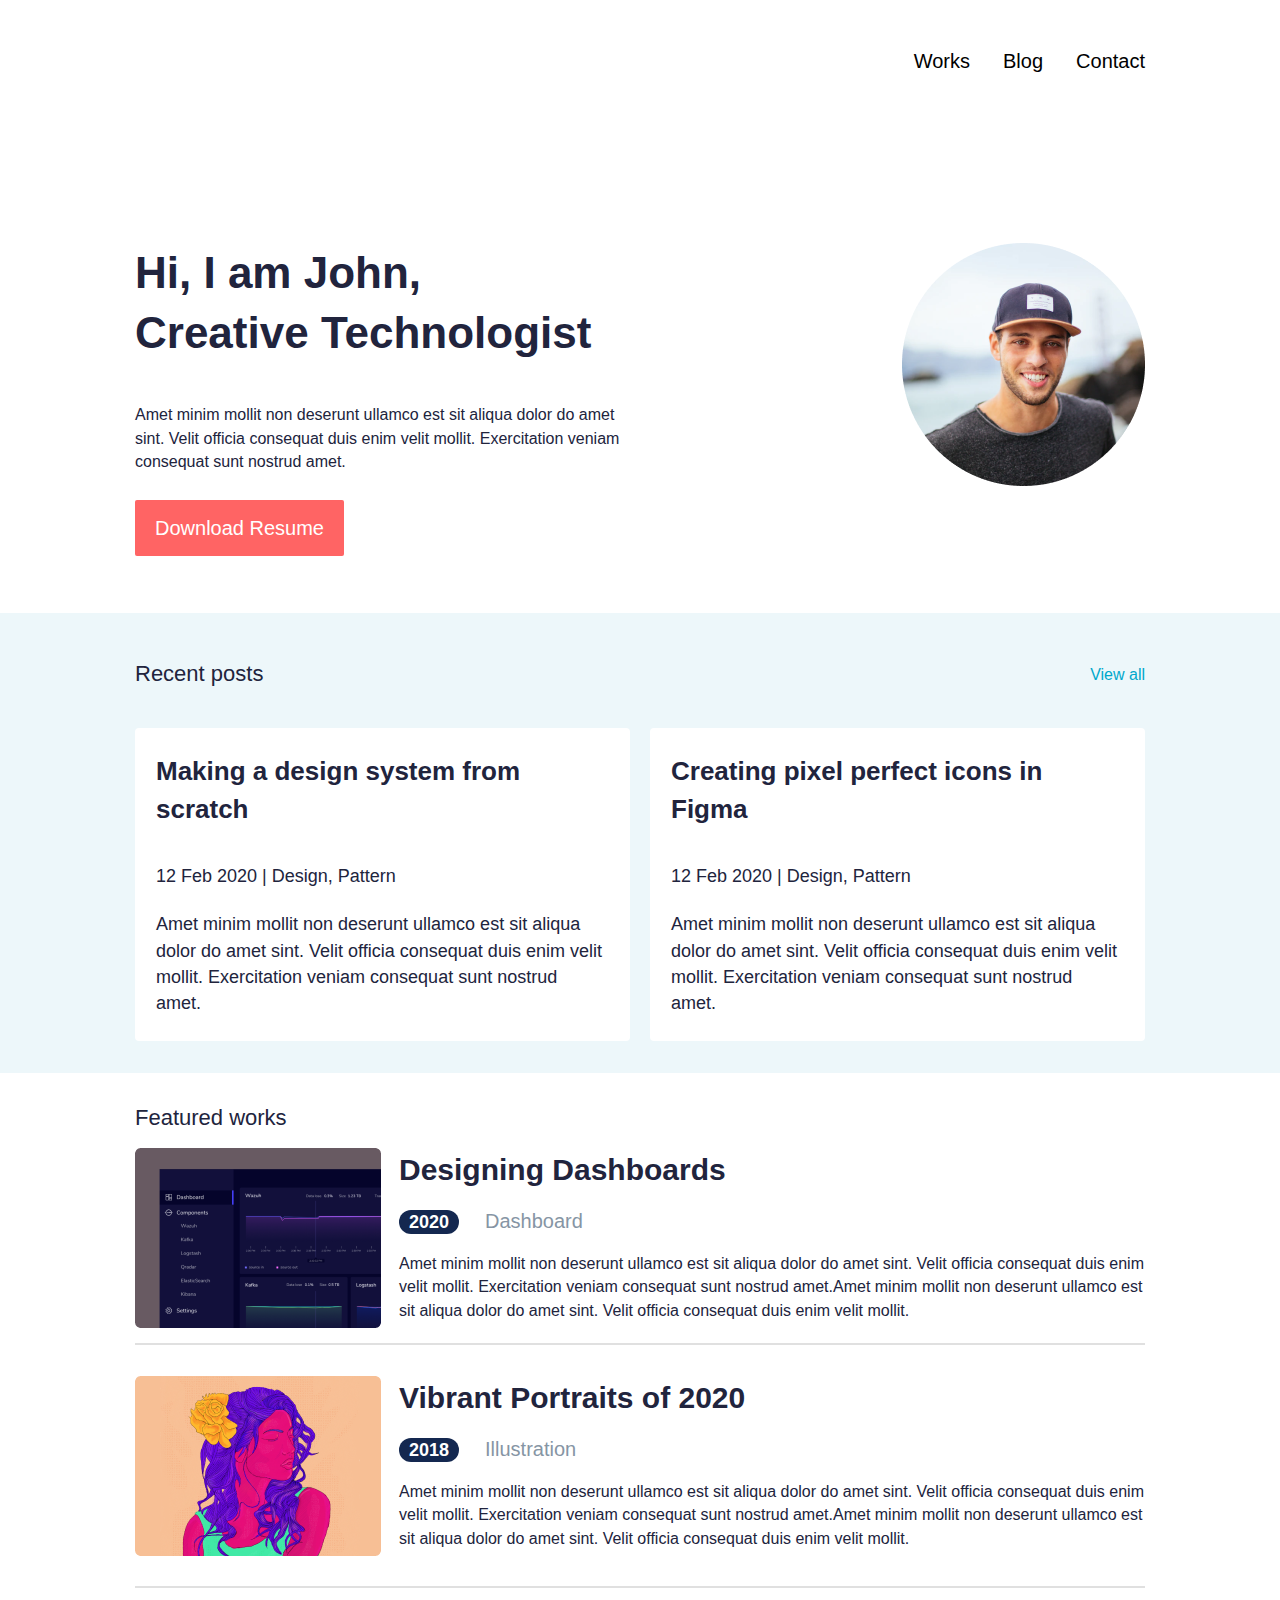
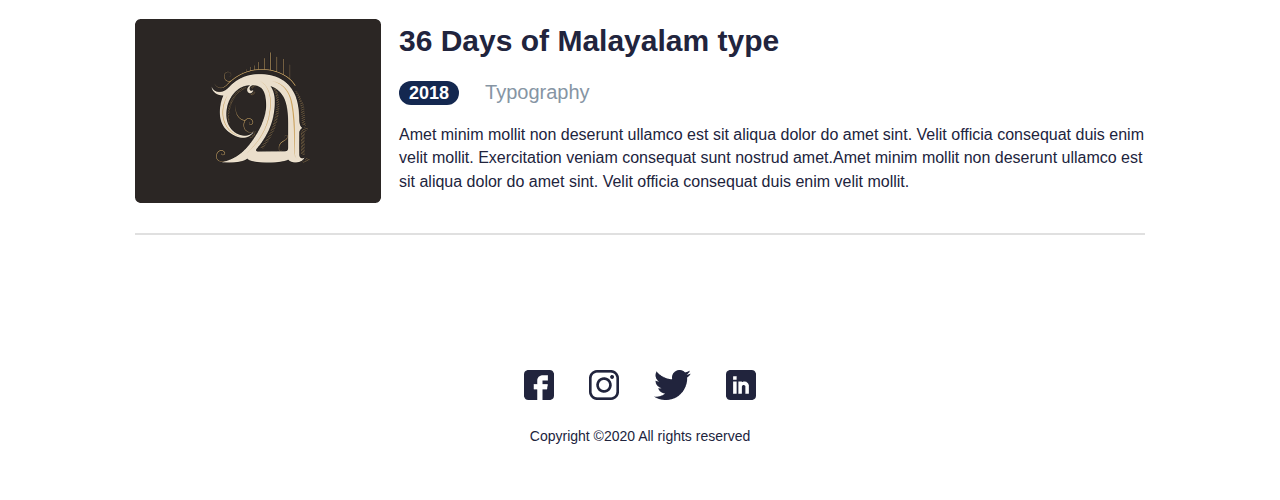
<file: index.html>
<!DOCTYPE html>
<html lang="en">
  <head>
    <meta charset="UTF-8" />
    <meta name="viewport" content="width=device-width, initial-scale=1.0" />
    <title>John responsive</title>
    <link rel="stylesheet" href="./css/styles.min.css" />
  </head>
  <body>
    <!-- HEADER -->
    <header class="header">
      <section class="header__container container">
        <div class="menu">
          <img src="./images/menu.png" alt="" />
        </div>
        <div class="sitenav">
          <ul class="sitenav__list">
            <li class="sitenav__item">
              <a class="sitenav__link" href="./page/work.html">Works</a>
            </li>
            <li class="sitenav__item">
              <a class="sitenav__link" href="./page/blog.html">Blog</a>
            </li>
            <li class="sitenav__item">
              <a class="sitenav__link" href="./page/contanct.html">Contact</a>
            </li>
          </ul>
        </div>
      </section>

      <div class="header__hero container">
        <div class="header__hero__container">
          <h1 class="header__title">
            Hi, I am John, <br />
            Creative Technologist
          </h1>
          <p class="header__text">
            Amet minim mollit non deserunt ullamco est sit aliqua dolor do amet
            sint. Velit officia consequat duis enim velit mollit. Exercitation
            veniam consequat sunt nostrud amet.
          </p>
          <a class="header__btn btn" href="#">Download Resume</a>
        </div>
        <div>
          <picture>
            <source
              srcset="./images/Ellipse 1.png"
              media="(max-width: 680px)" />
            <img
              class="header__image"
              src="./images/Ellipse.png"
              alt=""
              width="243"
              height="243"
          /></picture>
        </div>
      </div>
    </header>
    <!-- HEADER END-->
    <!-- MAIN -->
    <main class="main">
      <div class="hero">
        <div class="hero__container container">
          <div class="hero__container__item">
            <a class="hero__links" href="#">Recent posts</a>
            <div class="hero__links__second">
              <a class="hero__links__item" href="#">View all</a>
            </div>
          </div>
          <div class="hero__wrapper">
            <div class="hero__wrapper__container">
              <h2 class="hero__wrapper__title">
                Making a design system from scratch
              </h2>
              <p class="hero__wrapper__text">12 Feb 2020 | Design, Pattern</p>
              <p class="hero__wrapper__text">
                Amet minim mollit non deserunt ullamco est sit aliqua dolor do
                amet sint. Velit officia consequat duis enim velit mollit.
                Exercitation veniam consequat sunt nostrud amet.
              </p>
            </div>
            <div class="hero__wrapper__container">
              <h2 class="hero__wrapper__title">
                Creating pixel perfect icons in Figma
              </h2>
              <p class="hero__wrapper__text">12 Feb 2020 | Design, Pattern</p>
              <p class="hero__wrapper__text">
                Amet minim mollit non deserunt ullamco est sit aliqua dolor do
                amet sint. Velit officia consequat duis enim velit mollit.
                Exercitation veniam consequat sunt nostrud amet.
              </p>
            </div>
          </div>
        </div>
      </div>
      <section class="blog">
        <div class="blog__container container">
          <a class="hero__links" href="#">Featured works</a>
          <div class="hero__blog__inner">
            <img src="./images/Rectangle 30.png" alt="" />
            <div>
              <h2 class="blog__container__title">Designing Dashboards</h2>
              <div class="blog__container__item">
                <div class="blog__inner__cta">
                  <a class="blog__btn" href="../page/contanct.html">2020</a>
                </div>
                <a class="blog__link" href="../page/contanct.html">Dashboard</a>
              </div>
              <p class="blog__container__text">
                Amet minim mollit non deserunt ullamco est sit aliqua dolor do
                amet sint. Velit officia consequat duis enim velit mollit.
                Exercitation veniam consequat sunt nostrud amet.Amet minim
                mollit non deserunt ullamco est sit aliqua dolor do amet sint.
                Velit officia consequat duis enim velit mollit.
              </p>
            </div>
          </div>
          <hr class="blog__divider" />
          <div class="blog__inner__second">
            <img src="./images/Rectangle 32.png" alt="" />
            <div>
              <h2 class="blog__container__title">Vibrant Portraits of 2020</h2>
              <div class="blog__container__item">
                <div class="blog__inner__cta">
                  <a class="blog__btn" href="../page/work.html">2018</a>
                </div>
                <a class="blog__link" href="../page/work.html">Illustration</a>
              </div>
              <p class="blog__container__text">
                Amet minim mollit non deserunt ullamco est sit aliqua dolor do
                amet sint. Velit officia consequat duis enim velit mollit.
                Exercitation veniam consequat sunt nostrud amet.Amet minim
                mollit non deserunt ullamco est sit aliqua dolor do amet sint.
                Velit officia consequat duis enim velit mollit.
              </p>
            </div>
          </div>

          <hr class="blog__divider__first" />
          <div class="blog__inner__second">
            <img src="./images/Rectangle 34.png" alt="" />
            <div>
              <h2 class="blog__container__title">36 Days of Malayalam type</h2>
              <div class="blog__container__item">
                <div class="blog__inner__cta">
                  <a class="blog__btn" href="./page/blog.html">2018</a>
                </div>
                <a class="blog__link" href="./page/blog.html">Typography</a>
              </div>
              <p class="blog__container__text">
                Amet minim mollit non deserunt ullamco est sit aliqua dolor do
                amet sint. Velit officia consequat duis enim velit mollit.
                Exercitation veniam consequat sunt nostrud amet.Amet minim
                mollit non deserunt ullamco est sit aliqua dolor do amet sint.
                Velit officia consequat duis enim velit mollit.
              </p>
            </div>
          </div>
          <hr class="blog__divider__first" />
        </div>
      </section>
    </main>
    <!-- MAIN END-->
    <!-- FOOTER -->
    <footer class="footer">
      <div class="footer__container container">
        <div class="footer__socials">
          <a class="socilas__list" href="https://facebook.com" target="_blank"
            ><img src="./images/fb.png" alt=""
          /></a>
          <a class="socilas__list" href="https://instagram.com" target="_blank"
            ><img src="./images/insta.png" alt=""
          /></a>
          <a class="socilas__list" href="https://twitter.com" target="_blank"
            ><img src="./images/Group (1).png" alt=""
          /></a>
          <a class="socilas__list" href="https://linkedin.com" target="_blank"
            ><img src="./images/Linkedin.png" alt=""
          /></a>
        </div>
        <p class="footer__text">Copyright ©2020 All rights reserved</p>
      </div>
    </footer>
    <!-- FOOTER END-->
  </body>
</html>
</file>
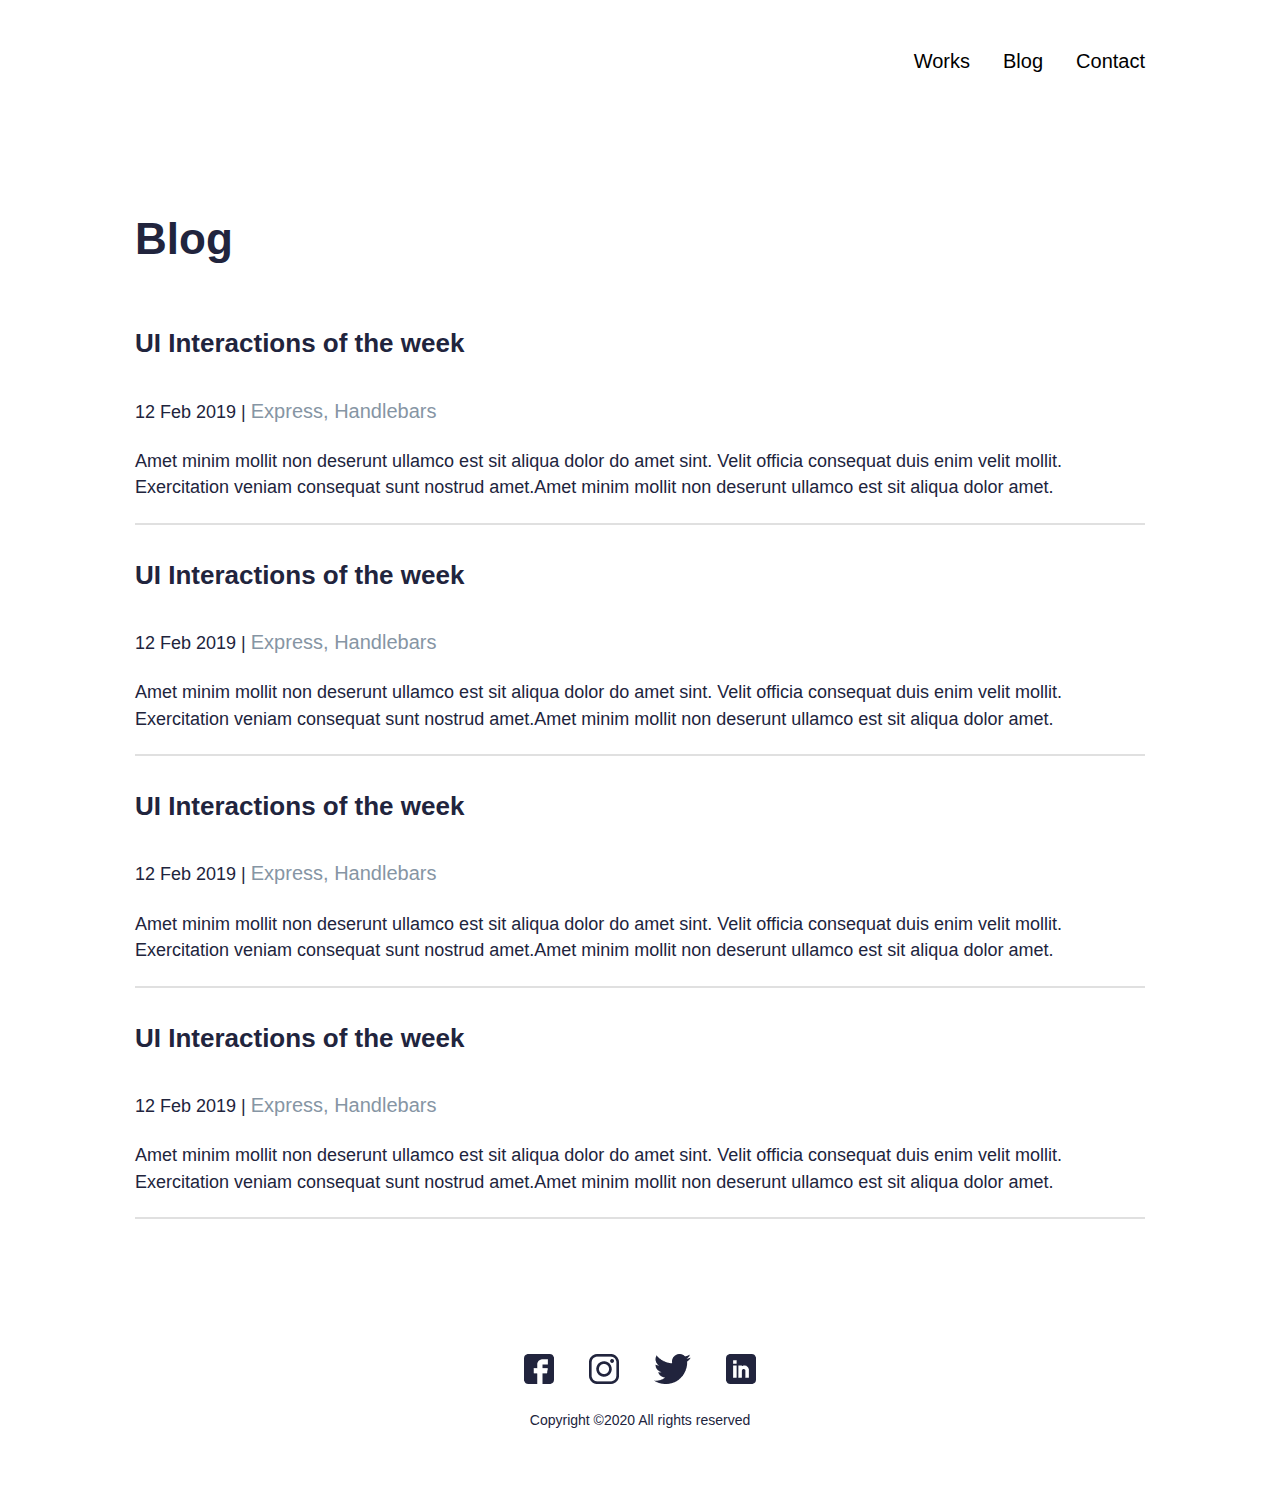
<file: page/blog.html>
<!DOCTYPE html>
<html lang="en">
  <head>
    <meta charset="UTF-8" />
    <meta name="viewport" content="width=device-width, initial-scale=1.0" />
    <title>Blog</title>
    <link rel="stylesheet" href="../css/styles.min.css" />
  </head>
  <body>
    <header class="header">
      <section class="header__container container">
        <div class="menu">
          <img src="../images/menu.png" alt="" />
        </div>
        <div class="sitenav">
          <ul class="sitenav__list">
            <li class="sitenav__item">
              <a class="sitenav__link" href="./work.html">Works</a>
            </li>
            <li class="sitenav__item">
              <a class="sitenav__link" href="./blog.html">Blog</a>
            </li>
            <li class="sitenav__item">
              <a class="sitenav__link" href="./contanct.html">Contact</a>
            </li>
          </ul>
        </div>
      </section>
    </header>
    <main class="main">
      <div class="blog__hero">
        <div class="main__hero__container container">
          <h1 class="blog__hero__title">Blog</h1>
          <div class="blog__inner">
            <div class="blog__inner__container">
              <h2 class="hero__wrapper__title">UI Interactions of the week</h2>
              <p class="hero__wrapper__text">
                12 Feb 2019 |
                <span class="hero__word">Express, Handlebars</span>
              </p>
              <p class="hero__wrapper__text">
                Amet minim mollit non deserunt ullamco est sit aliqua dolor do
                amet sint. Velit officia consequat duis enim velit mollit.
                Exercitation veniam consequat sunt nostrud amet.Amet minim
                mollit non deserunt ullamco est sit aliqua dolor amet.
              </p>
              <hr class="blog__divider" />
            </div>
            <div class="blog__inner__container">
              <h2 class="hero__wrapper__title">UI Interactions of the week</h2>
              <p class="hero__wrapper__text">
                12 Feb 2019 |
                <span class="hero__word">Express, Handlebars</span>
              </p>
              <p class="hero__wrapper__text">
                Amet minim mollit non deserunt ullamco est sit aliqua dolor do
                amet sint. Velit officia consequat duis enim velit mollit.
                Exercitation veniam consequat sunt nostrud amet.Amet minim
                mollit non deserunt ullamco est sit aliqua dolor amet.
              </p>
              <hr class="blog__divider" />
            </div>
            <div class="blog__inner__container">
              <h2 class="hero__wrapper__title">UI Interactions of the week</h2>
              <p class="hero__wrapper__text">
                12 Feb 2019 |
                <span class="hero__word">Express, Handlebars</span>
              </p>
              <p class="hero__wrapper__text">
                Amet minim mollit non deserunt ullamco est sit aliqua dolor do
                amet sint. Velit officia consequat duis enim velit mollit.
                Exercitation veniam consequat sunt nostrud amet.Amet minim
                mollit non deserunt ullamco est sit aliqua dolor amet.
              </p>
              <hr class="blog__divider" />
            </div>
            <div class="blog__inner__container">
              <h2 class="hero__wrapper__title">UI Interactions of the week</h2>
              <p class="hero__wrapper__text">
                12 Feb 2019 |
                <span class="hero__word">Express, Handlebars</span>
              </p>
              <p class="hero__wrapper__text">
                Amet minim mollit non deserunt ullamco est sit aliqua dolor do
                amet sint. Velit officia consequat duis enim velit mollit.
                Exercitation veniam consequat sunt nostrud amet.Amet minim
                mollit non deserunt ullamco est sit aliqua dolor amet.
              </p>
              <hr class="blog__divider" />
            </div>
          </div>
        </div>
      </div>
    </main>
    <footer class="footer">
      <div class="footer__container container">
        <div class="footer__socials">
          <a class="socilas__list" href="https://facebook.com" target="_blank"
            ><img src="../images/fb.png" alt=""
          /></a>
          <a class="socilas__list" href="https://instagram.com" target="_blank"
            ><img src="../images/insta.png" alt=""
          /></a>
          <a class="socilas__list" href="https://twitter.com" target="_blank"
            ><img src="../images/Group (1).png" alt=""
          /></a>
          <a class="socilas__list" href="https://linkedin.com" target="_blank"
            ><img src="../images/Linkedin.png" alt=""
          /></a>
        </div>
        <p class="footer__text">Copyright ©2020 All rights reserved</p>
      </div>
    </footer>
  </body>
</html>
</file>
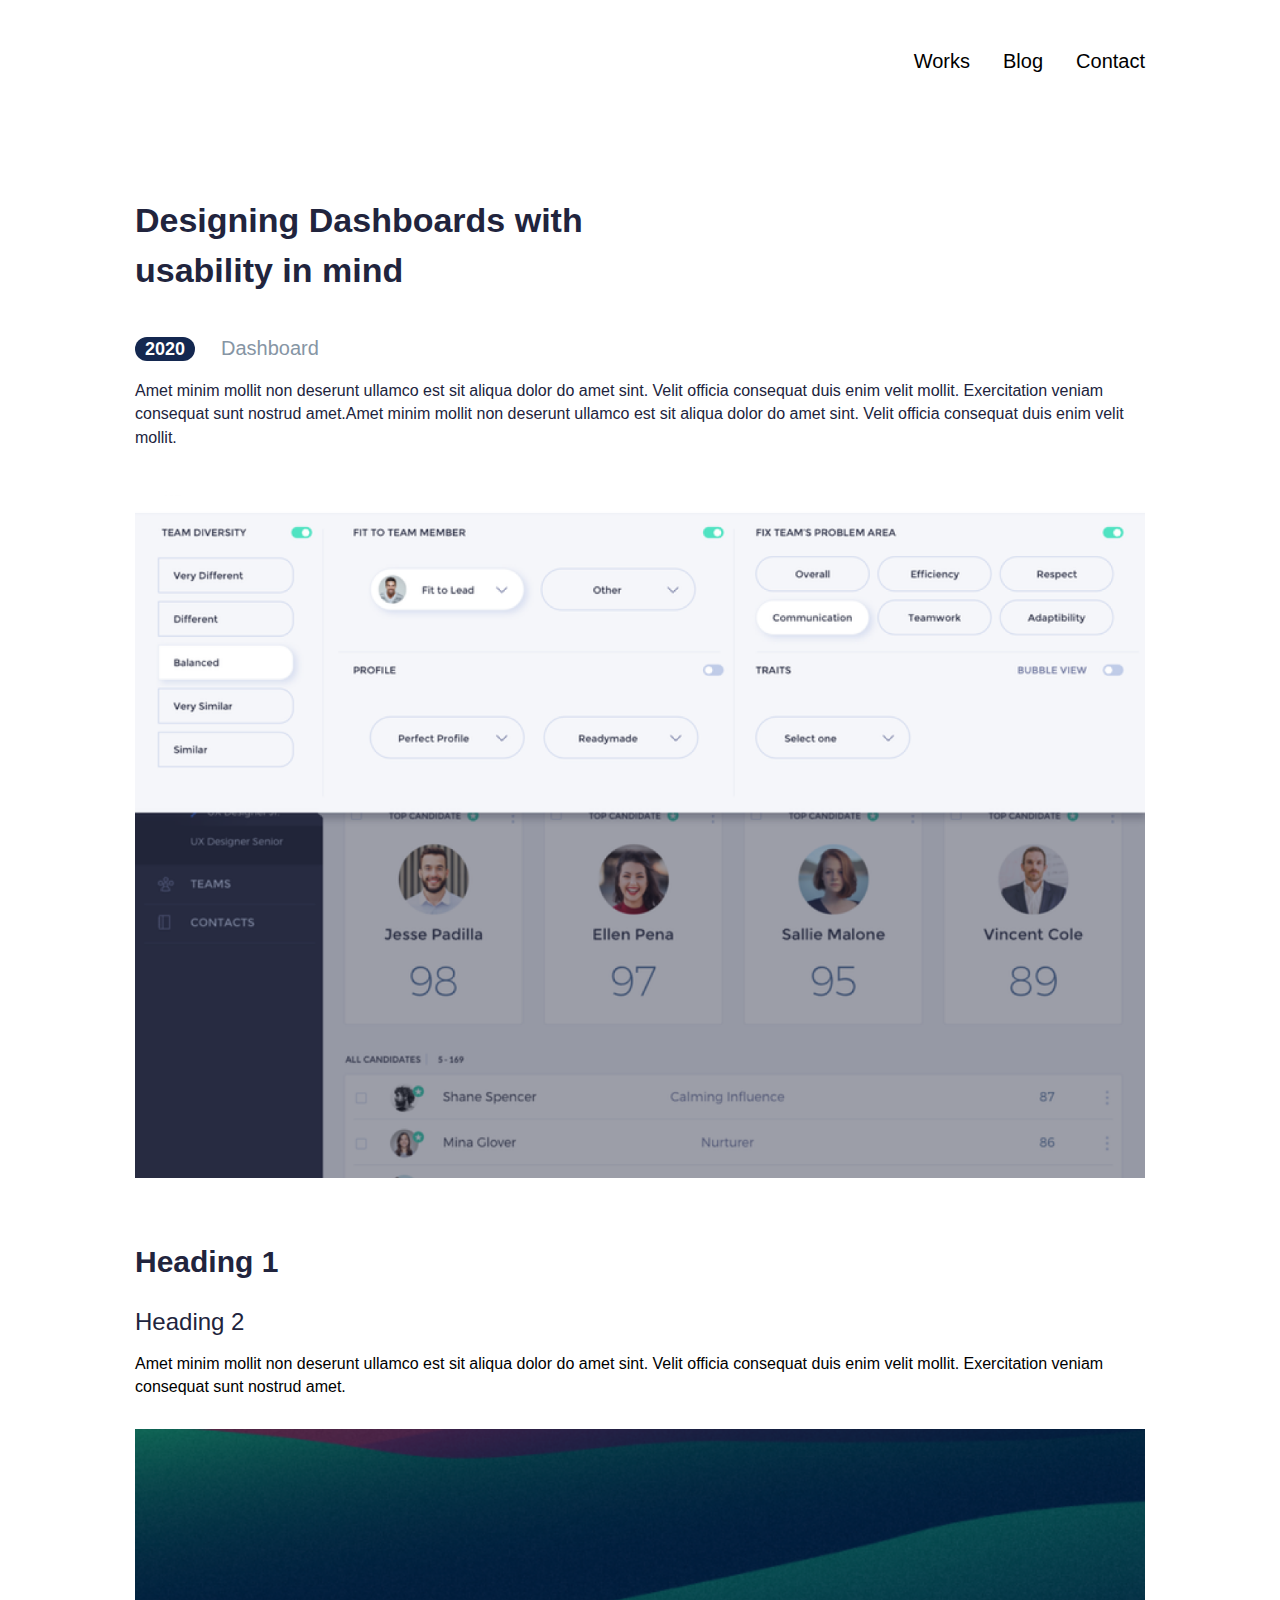
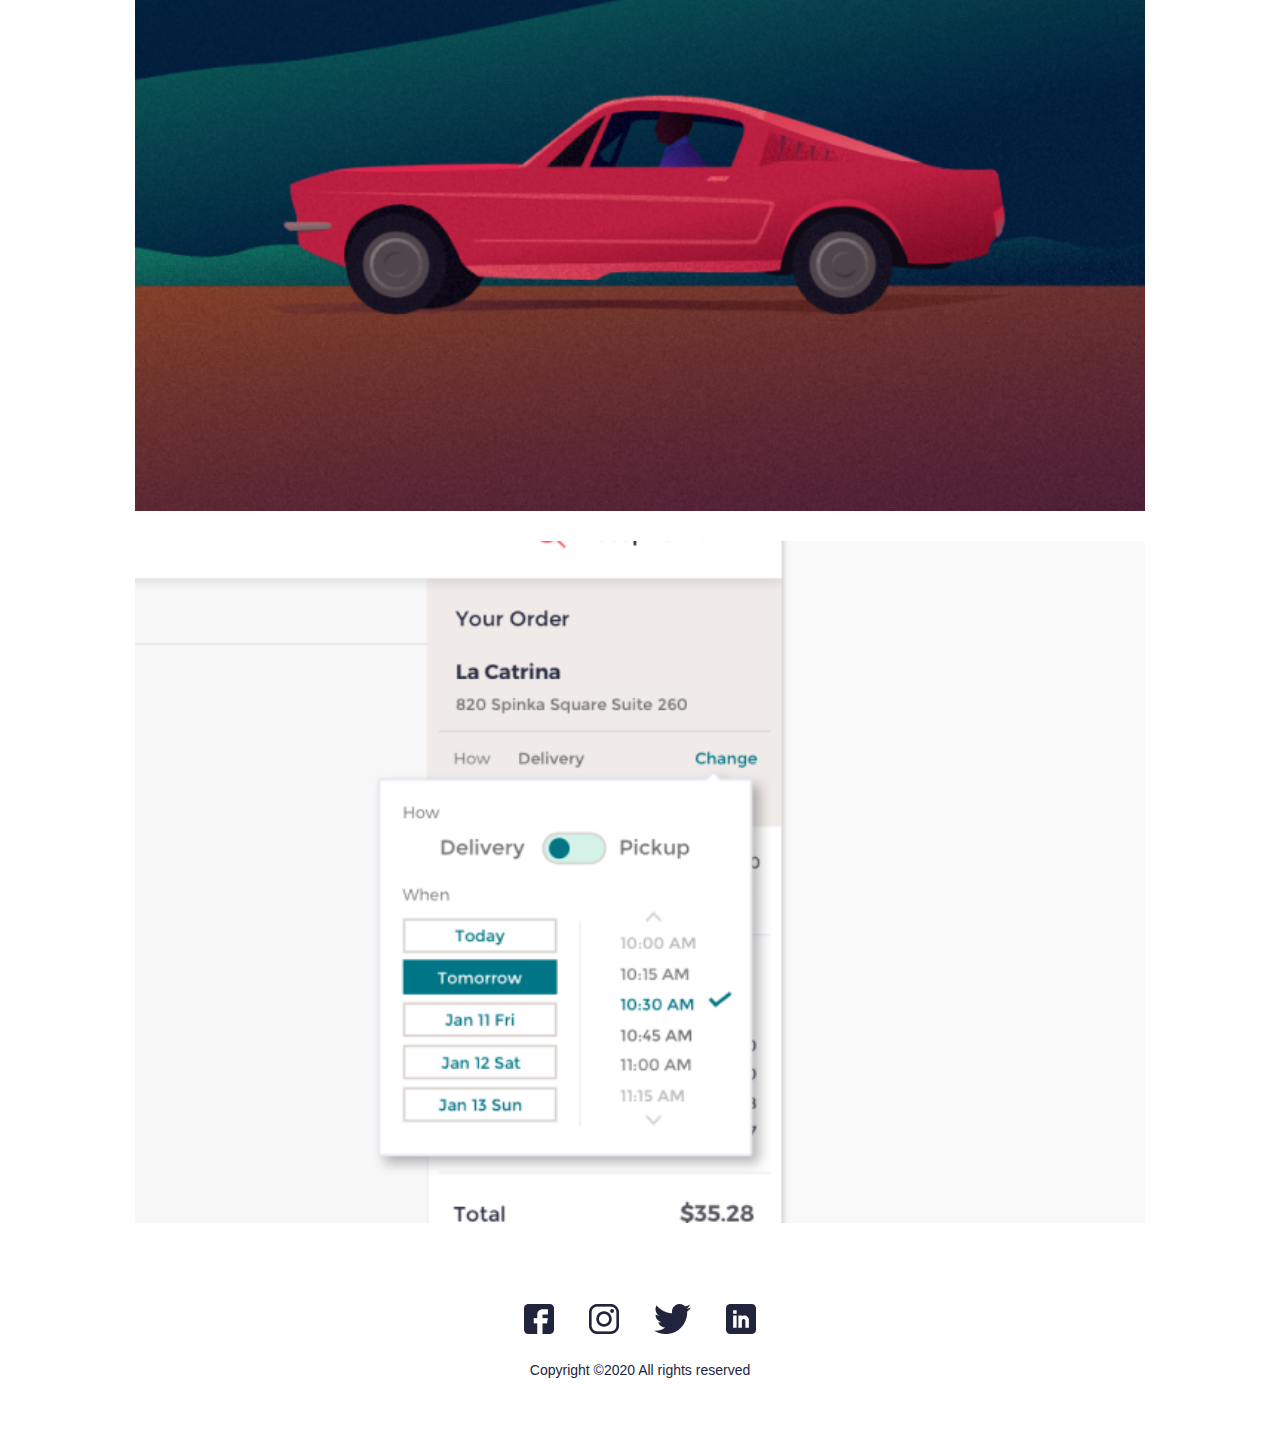
<file: page/contanct.html>
<!DOCTYPE html>
<html lang="en">
  <head>
    <meta charset="UTF-8" />
    <meta name="viewport" content="width=device-width, initial-scale=1.0" />
    <title>Contact</title>
    <link rel="stylesheet" href="../css/styles.min.css" />
  </head>
  <body>
    <header class="header">
      <section class="header__container container">
        <div class="menu">
          <img src="../images/menu.png" alt="" />
        </div>
        <div class="sitenav">
          <ul class="sitenav__list">
            <li class="sitenav__item">
              <a class="sitenav__link" href="./work.html">Works</a>
            </li>
            <li class="sitenav__item">
              <a class="sitenav__link" href="./blog.html">Blog</a>
            </li>
            <li class="sitenav__item">
              <a class="sitenav__link" href="./contanct.html">Contact</a>
            </li>
          </ul>
        </div>
      </section>
    </header>
    <main class="main">
      <section class="Contact__hero container">
        <div>
          <div>
            <h1 class="contact__hero__title">
              Designing Dashboards with <br />
              usability in mind
            </h1>
            <div class="blog__container__item">
              <div class="blog__inner__cta">
                <a class="blog__btn" href="#">2020</a>
              </div>
              <a class="blog__link" href="#">Dashboard</a>
            </div>
            <p class="blog__container__text">
              Amet minim mollit non deserunt ullamco est sit aliqua dolor do
              amet sint. Velit officia consequat duis enim velit mollit.
              Exercitation veniam consequat sunt nostrud amet.Amet minim mollit
              non deserunt ullamco est sit aliqua dolor do amet sint. Velit
              officia consequat duis enim velit mollit.
            </p>
          </div>
        </div>
        <div class="img__container">
          <img
            class="contanct__img"
            src="../images/Rectangle 4@2x.png"
            alt=""
            width="991"
            height="580"
          />
        </div>
        <div class="contanct__cta">
          <h2 class="contanct__cta__title">Heading 1</h2>
          <h3 class="contanct__cta__item">Heading 2</h3>
          <p class="contanct__cta__text">
            Amet minim mollit non deserunt ullamco est sit aliqua dolor do amet
            sint. Velit officia consequat duis enim velit mollit. Exercitation
            veniam consequat sunt nostrud amet.
          </p>
          <img
            class="contanct__cta__img"
            src="../images/Rectangle 5.png"
            alt="car image"
            width="991"
          />
          <img
            class="contanct__cta__img"
            src="../images/Rectangle 6.png"
            alt=""
            height="580"
            width="991"
          />
        </div>
      </section>
    </main>
    <footer>
      <div class="footer__container container">
        <div class="footer__socials">
          <a class="socilas__list" href="https://facebook.com" target="_blank"
            ><img src="../images/fb.png" alt=""
          /></a>
          <a class="socilas__list" href="https://instagram.com" target="_blank"
            ><img src="../images/insta.png" alt=""
          /></a>
          <a class="socilas__list" href="https://twitter.com" target="_blank"
            ><img src="../images/Group (1).png" alt=""
          /></a>
          <a class="socilas__list" href="https://linkedin.com" target="_blank"
            ><img src="../images/Linkedin.png" alt=""
          /></a>
        </div>
        <p class="footer__text">Copyright ©2020 All rights reserved</p>
      </div>
    </footer>
  </body>
</html>
</file>
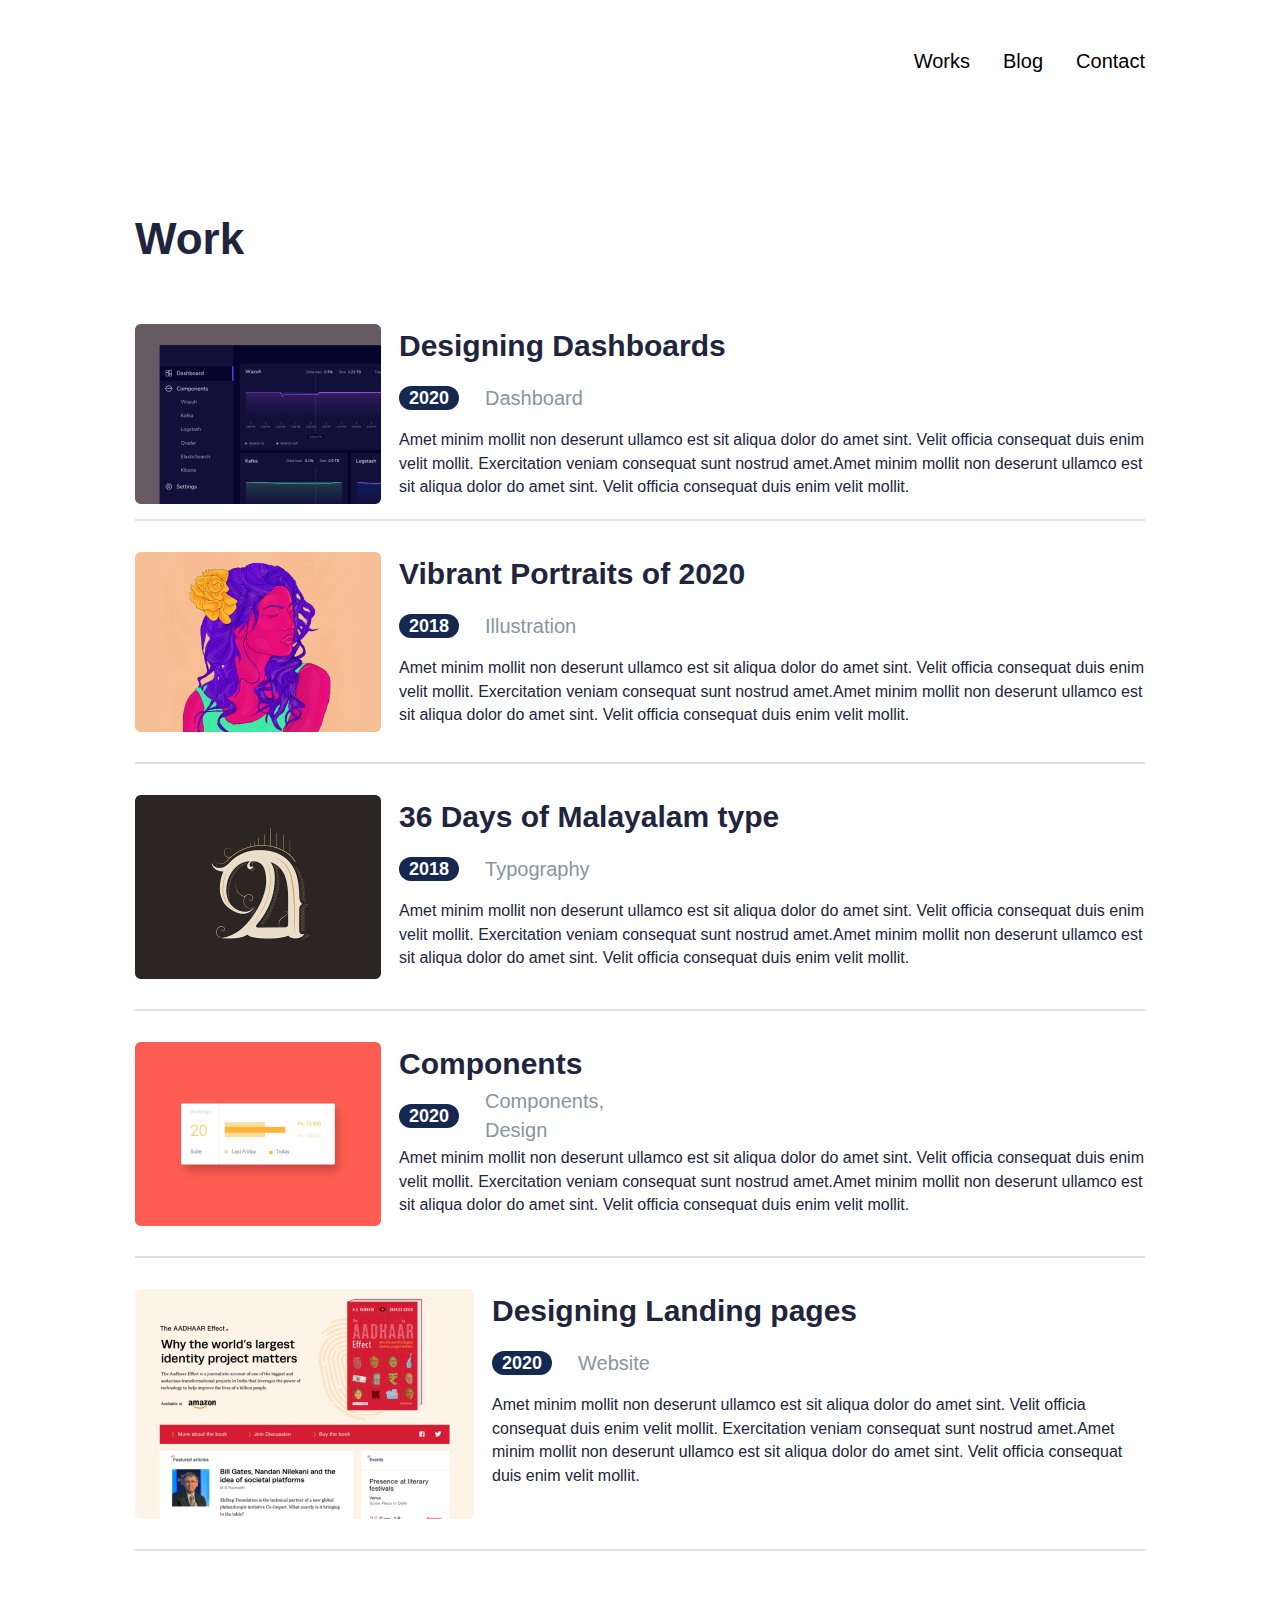
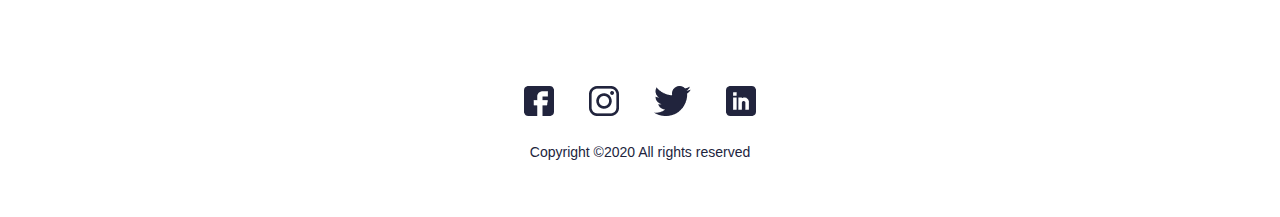
<file: page/work.html>
<!DOCTYPE html>
<html lang="en">
  <head>
    <meta charset="UTF-8" />
    <meta name="viewport" content="width=device-width, initial-scale=1.0" />
    <title>Works</title>
    <link rel="stylesheet" href="../css/styles.min.css" />
  </head>
  <body>
    <header class="header">
      <section class="header__container container">
        <div class="menu">
          <img src="../images/menu.png" alt="" />
        </div>
        <div class="sitenav">
          <ul class="sitenav__list">
            <li class="sitenav__item">
              <a class="sitenav__link" href="./work.html">Works</a>
            </li>
            <li class="sitenav__item">
              <a class="sitenav__link" href="./blog.html">Blog</a>
            </li>
            <li class="sitenav__item">
              <a class="sitenav__link" href="./contanct.html">Contact</a>
            </li>
          </ul>
        </div>
      </section>
    </header>
    <main class="main">
      <div class="blog__hero">
        <div class="main__hero__container container">
          <h1 class="blog__hero__title">Work</h1>
          <div class="blog__container">
            <div class="hero__blog__inner">
              <img src="../images/Rectangle 30.png" alt="" />
              <div>
                <h2 class="blog__container__title">Designing Dashboards</h2>
                <div class="blog__container__item">
                  <div class="blog__inner__cta">
                    <a class="blog__btn" href="#">2020</a>
                  </div>
                  <a class="blog__link" href="#">Dashboard</a>
                </div>
                <p class="blog__container__text">
                  Amet minim mollit non deserunt ullamco est sit aliqua dolor do
                  amet sint. Velit officia consequat duis enim velit mollit.
                  Exercitation veniam consequat sunt nostrud amet.Amet minim
                  mollit non deserunt ullamco est sit aliqua dolor do amet sint.
                  Velit officia consequat duis enim velit mollit.
                </p>
              </div>
            </div>
            <hr class="blog__divider" />
            <div class="blog__inner__second">
              <img src="../images/Rectangle 32.png" alt="" />
              <div>
                <h2 class="blog__container__title">
                  Vibrant Portraits of 2020
                </h2>
                <div class="blog__container__item">
                  <div class="blog__inner__cta">
                    <a class="blog__btn" href="#">2018</a>
                  </div>
                  <a class="blog__link" href="#">Illustration</a>
                </div>
                <p class="blog__container__text">
                  Amet minim mollit non deserunt ullamco est sit aliqua dolor do
                  amet sint. Velit officia consequat duis enim velit mollit.
                  Exercitation veniam consequat sunt nostrud amet.Amet minim
                  mollit non deserunt ullamco est sit aliqua dolor do amet sint.
                  Velit officia consequat duis enim velit mollit.
                </p>
              </div>
            </div>

            <hr class="blog__divider__first" />
            <div class="blog__inner__second">
              <img src="../images/Rectangle 34.png" alt="" />
              <div>
                <h2 class="blog__container__title">
                  36 Days of Malayalam type
                </h2>
                <div class="blog__container__item">
                  <div class="blog__inner__cta">
                    <a class="blog__btn" href="#">2018</a>
                  </div>
                  <a class="blog__link" href="#">Typography</a>
                </div>
                <p class="blog__container__text">
                  Amet minim mollit non deserunt ullamco est sit aliqua dolor do
                  amet sint. Velit officia consequat duis enim velit mollit.
                  Exercitation veniam consequat sunt nostrud amet.Amet minim
                  mollit non deserunt ullamco est sit aliqua dolor do amet sint.
                  Velit officia consequat duis enim velit mollit.
                </p>
              </div>
            </div>
            <hr class="blog__divider__first" />
            <div class="blog__inner__second">
              <img src="../images/Rectangle 40.png" alt="" />
              <div>
                <h2 class="blog__container__title">Components</h2>
                <div class="blog__container__item">
                  <div class="blog__inner__cta">
                    <a class="blog__btn" href="#">2020</a>
                  </div>
                  <a class="blog__link" href="#">Components, Design</a>
                </div>
                <p class="blog__container__text">
                  Amet minim mollit non deserunt ullamco est sit aliqua dolor do
                  amet sint. Velit officia consequat duis enim velit mollit.
                  Exercitation veniam consequat sunt nostrud amet.Amet minim
                  mollit non deserunt ullamco est sit aliqua dolor do amet sint.
                  Velit officia consequat duis enim velit mollit.
                </p>
              </div>
            </div>
            <hr class="blog__divider__first" />
            <div class="hero__blog__inner">
              <img src="../images/works.png" alt="" />
              <div>
                <h2 class="blog__container__title">Designing Landing pages</h2>
                <div class="blog__container__item">
                  <div class="blog__inner__cta">
                    <a class="blog__btn" href="#">2020</a>
                  </div>
                  <a class="blog__link" href="#">Website</a>
                </div>
                <p class="blog__container__text">
                  Amet minim mollit non deserunt ullamco est sit aliqua dolor do
                  amet sint. Velit officia consequat duis enim velit mollit.
                  Exercitation veniam consequat sunt nostrud amet.Amet minim
                  mollit non deserunt ullamco est sit aliqua dolor do amet sint.
                  Velit officia consequat duis enim velit mollit.
                </p>
              </div>
            </div>
            <hr class="blog__divider__first second" />
          </div>
        </div>
      </div>
    </main>
    <footer class="footer">
      <div class="footer__container container">
        <div class="footer__socials">
          <a class="socilas__list" href="https://facebook.com" target="_blank"
            ><img src="../images/fb.png" alt=""
          /></a>
          <a class="socilas__list" href="https://instagram.com" target="_blank"
            ><img src="../images/insta.png" alt=""
          /></a>
          <a class="socilas__list" href="https://twitter.com" target="_blank"
            ><img src="../images/Group (1).png" alt=""
          /></a>
          <a class="socilas__list" href="https://linkedin.com" target="_blank"
            ><img src="../images/Linkedin.png" alt=""
          /></a>
        </div>
        <p class="footer__text">Copyright ©2020 All rights reserved</p>
      </div>
    </footer>
  </body>
</html>
</file>
<file: css/styles.min.css>
/*! normalize.css v8.0.1 | MIT License | github.com/necolas/normalize.css */html{line-height:1.15;-webkit-text-size-adjust:100%}body{margin:0}main{display:block}h1{font-size:2em;margin:.67em 0}hr{-webkit-box-sizing:content-box;box-sizing:content-box;height:0;overflow:visible}pre{font-family:monospace,monospace;font-size:1em}a{background-color:rgba(0,0,0,0)}abbr[title]{border-bottom:none;text-decoration:underline;-webkit-text-decoration:underline dotted;text-decoration:underline dotted}b,strong{font-weight:bolder}code,kbd,samp{font-family:monospace,monospace;font-size:1em}small{font-size:80%}sub,sup{font-size:75%;line-height:0;position:relative;vertical-align:baseline}sub{bottom:-0.25em}sup{top:-0.5em}img{border-style:none}button,input,optgroup,select,textarea{font-family:inherit;font-size:100%;line-height:1.15;margin:0}button,input{overflow:visible}button,select{text-transform:none}button,[type=button],[type=reset],[type=submit]{-webkit-appearance:button}button::-moz-focus-inner,[type=button]::-moz-focus-inner,[type=reset]::-moz-focus-inner,[type=submit]::-moz-focus-inner{border-style:none;padding:0}button:-moz-focusring,[type=button]:-moz-focusring,[type=reset]:-moz-focusring,[type=submit]:-moz-focusring{outline:1px dotted ButtonText}fieldset{padding:.35em .75em .625em}legend{-webkit-box-sizing:border-box;box-sizing:border-box;color:inherit;display:table;max-width:100%;padding:0;white-space:normal}progress{vertical-align:baseline}textarea{overflow:auto}[type=checkbox],[type=radio]{-webkit-box-sizing:border-box;box-sizing:border-box;padding:0}[type=number]::-webkit-inner-spin-button,[type=number]::-webkit-outer-spin-button{height:auto}[type=search]{-webkit-appearance:textfield;outline-offset:-2px}[type=search]::-webkit-search-decoration{-webkit-appearance:none}::-webkit-file-upload-button{-webkit-appearance:button;font:inherit}details{display:block}summary{display:list-item}template{display:none}[hidden]{display:none}@font-face{font-display:swap;font-family:"Martian Mono";font-style:normal;font-weight:400;src:url("../fonts/martian-mono-v3-latin-regular.woff2") format("woff2")}@font-face{font-display:swap;font-family:"Martian Mono";font-style:normal;font-weight:600;src:url("../fonts/martian-mono-v3-latin-600.woff2") format("woff2")}@font-face{font-display:swap;font-family:"Martian Mono";font-style:normal;font-weight:700;src:url("../fonts/martian-mono-v3-latin-700.woff2") format("woff2")}@font-face{font-display:swap;font-family:"Inter";font-style:normal;font-weight:400;src:url("../fonts/inter-v18-latin-regular.woff2") format("woff2")}*,*::after,*::before{margin:0;padding:0;-webkit-box-sizing:border-box;box-sizing:border-box}*:focus{outline:2px dotted red;outline-offset:4px}html{scroll-behavior:smooth;font-size:62.5%;height:100%}ul,ol{display:inline-block;text-decoration:none}img{-o-object-fit:cover;object-fit:cover;display:-webkit-box;display:-ms-flexbox;display:flex}body{display:-webkit-box;display:-ms-flexbox;display:flex;font-family:"Heebo",sans-serif;-webkit-box-orient:vertical;-webkit-box-direction:normal;-ms-flex-direction:column;flex-direction:column;height:100%}a{list-style:none}main{-webkit-box-flex:1;-ms-flex-positive:1;flex-grow:1}.container{width:100%;max-width:1150px;margin-left:auto;margin-right:auto;padding-left:70px;padding-right:70px}@media screen and (max-width: 500px){.container{padding-left:1.6rem;padding-right:1.6rem}}.header{padding-bottom:7rem}.header__container{padding-top:2.7rem;padding-bottom:2.7rem;text-align:end}.sitenav{gap:3.3rem}.sitenav__list{text-decoration:none;display:-webkit-box;display:-ms-flexbox;display:flex;-webkit-box-align:end;-ms-flex-align:end;align-items:end;gap:3.3rem;-webkit-box-pack:end;-ms-flex-pack:end;justify-content:flex-end}.sitenav__item{gap:3.3rem;list-style:none;gap:3.3rem}.sitenav__link{font-size:20px;font-weight:500;line-height:29.38px;color:#000;text-decoration:none;display:inline-block}.header__hero{display:-webkit-box;display:-ms-flexbox;display:flex;padding-top:14rem}.header__hero__container{max-width:50rem;width:100%;color:#21243d;margin-right:auto}.header__title{font-size:44px;font-weight:700;line-height:60px;margin:0}.header__text{font-size:16px;font-weight:400;line-height:23.5px;margin:4rem 0}.header__btn{padding:1.7rem 2rem;background-color:#ff6464;border-radius:2px;font-size:20px;font-weight:500;line-height:29.38px;color:#fff;text-decoration:none}.menu{visibility:hidden}@media screen and (max-width: 680px){.menu{-webkit-box-pack:end;-ms-flex-pack:end;justify-content:flex-end;visibility:visible;display:inline-block}.sitenav__item{display:none}.header__hero{-webkit-box-orient:vertical;-webkit-box-direction:reverse;-ms-flex-direction:column-reverse;flex-direction:column-reverse;text-align:center;padding-top:3.3rem;-webkit-box-align:center;-ms-flex-align:center;align-items:center}.header__hero__container{margin-top:3.4rem}.header__title{font-size:32px;font-weight:700;line-height:40px}.header__text{font-size:16px;font-weight:400;line-height:23.5px;padding:2.1rem 0 2.7rem 0;margin:0}.header__btn{font-size:20px;font-weight:500;line-height:29.38px;display:inline-block;padding:9px 20px}}.footer{padding-top:5.3rem}.footer__container{padding-top:5.1rem;padding-bottom:5.4rem;-webkit-box-orient:vertical;-webkit-box-direction:normal;-ms-flex-direction:column;flex-direction:column;-webkit-box-align:center;-ms-flex-align:center;align-items:center;display:-webkit-box;display:-ms-flexbox;display:flex;text-align:center}.footer__socials{gap:3.5rem;display:-webkit-box;display:-ms-flexbox;display:flex;text-align:center}.footer__text{font-size:14px;font-weight:400;line-height:20.56px;color:#21243d;margin-top:2.6rem}.hero{background-color:#edf7fa;padding:7px 0 32px 0;display:-webkit-box;display:-ms-flexbox;display:flex;-webkit-box-align:center;-ms-flex-align:center;align-items:center}.hero__container__item{display:-webkit-box;display:-ms-flexbox;display:flex;-webkit-box-align:center;-ms-flex-align:center;align-items:center}.hero__links{padding:2.4rem 0 2.4rem 0;text-decoration:none;font-size:22px;font-weight:400;color:#21243d;line-height:60px;margin-right:auto}.hero__links__item{font-size:16px;font-weight:400;line-height:23.5px;color:#00a8cc;text-decoration:none}.hero__wrapper{gap:2rem;display:-webkit-box;display:-ms-flexbox;display:flex;-webkit-box-align:center;-ms-flex-align:center;align-items:center}.hero__wrapper__container{color:#21243d;background-color:#fff;padding:2.4em 2.3rem 2.4rem 2.1rem;border-radius:4px}.hero__wrapper__title{font-size:26px;font-weight:700;line-height:38.19px;margin-bottom:3.4rem}.hero__wrapper__text{font-size:18px;font-weight:400;line-height:26.44px}.hero__wrapper__text:not(:last-child){margin-bottom:2.2rem}@media screen and (max-width: 680px){.hero{padding:1px 1rem 3.8rem 1.1rem}.hero__links{font-size:18px;font-weight:400;line-height:60px}.hero__links__item{display:none}.hero__wrapper{gap:1.7rem;-webkit-box-orient:vertical;-webkit-box-direction:normal;-ms-flex-direction:column;flex-direction:column}.hero__wrapper__container{color:#21243d;background-color:#fff;padding:1.2em .8rem 2.2rem 1.9rem;border-radius:4px}.hero__wrapper__title{font-size:22px;font-weight:700;line-height:30px;margin-bottom:1.2rem}.hero__wrapper__text{font-size:16px;font-weight:400;line-height:23.5px}.hero__wrapper__text:not(:last-child){margin-bottom:1.9rem}}.blog{padding-top:1.5rem}.hero__blog__inner{color:#21243d;display:-webkit-box;display:-ms-flexbox;display:flex;gap:1.8rem}.blog__inner__second{color:#21243d;display:-webkit-box;display:-ms-flexbox;display:flex;gap:1.8rem}.blog__container__title{font-size:30px;font-weight:700;line-height:44.06px}.blog__container__item{display:-webkit-box;display:-ms-flexbox;display:flex;-webkit-box-align:center;-ms-flex-align:center;align-items:center;gap:2.6rem;width:4rem}.blog__btn{border-radius:16px;background-color:#142850;font-size:18px;font-weight:900;line-height:60px;color:#fff;padding:.2rem 1rem;text-decoration:none}.blog__link{font-size:20px;font-weight:400;line-height:29.38px;color:#8695a4;text-decoration:none}.blog__container__text{font-size:16px;font-weight:400;line-height:23.5px}.blog__divider{margin-top:1.5rem;margin-bottom:3.1rem;border:1px solid #e0e0e0}.blog__divider__first{margin-top:3rem;margin-bottom:3.1rem;border:1px solid #e0e0e0}@media screen and (max-width: 850px){.blog{padding-top:.3rem}.blog__container{-webkit-box-pack:center;-ms-flex-pack:center;justify-content:center}.hero__blog__inner{-webkit-box-orient:vertical;-webkit-box-direction:normal;-ms-flex-direction:column;flex-direction:column;gap:1.8rem}.blog__inner__second{display:none}.blog__inner__thirt{display:none}.blog__container__title{font-size:24px;font-weight:700;line-height:30px}.blog__container__item{gap:2.2rem;width:4rem}.blog__btn{border-radius:16px;background-color:#142850;font-size:18px;font-weight:900;line-height:60px;color:#fff;padding:.2rem 1rem;text-decoration:none}.blog__link{font-size:16px;font-weight:400;line-height:23.5px}.blog__container__text{font-size:16px;font-weight:400;line-height:23.5px}.blog__divider__first{display:none}}.blog__hero{padding-top:3.6rem}.main__hero__container{color:#21243d}.blog__hero__title{font-size:44px;font-weight:700;line-height:60px;margin:0;margin-bottom:5.5rem}.blog__inner{display:-webkit-box;display:-ms-flexbox;display:flex;-webkit-box-orient:vertical;-webkit-box-direction:normal;-ms-flex-direction:column;flex-direction:column}.hero__word{font-size:20px;font-weight:400;line-height:29.38px;color:#8695a4}@media screen and (max-width: 850px){.blog__hero{padding-top:5rem}.header{padding:0}.blog__hero__title{font-size:30px;font-weight:700;line-height:60px;margin-bottom:4rem}.hero__word{font-size:16px;font-weight:400;line-height:23.5px}}.contact__hero__title{font-size:34px;font-weight:700;line-height:49.94px;color:#21243d}.contact__btn{display:inline-block}.Contact__hero{color:#21243d}@media screen and (max-width: 850px){.contact__hero__title{font-size:30px;font-weight:700;line-height:40px}}.img__container{padding-top:4.6rem;padding-bottom:5.4rem}.contanct__img{width:100%;height:auto}.contanct__cta__title{font-size:30px;font-weight:600;line-height:60px}.contanct__cta__item{font-size:24px;font-weight:500;line-height:60px}.contanct__cta__text{font-size:16px;font-weight:400;line-height:23.5px;color:#000}.contanct__cta__img{margin-top:3rem;margin-bottom:3rem;width:100%;height:auto}@media screen and (max-width: 850px){.contanct__cta__title{font-size:26px;font-weight:500;line-height:60px}.contanct__cta__item{font-size:20px;font-weight:500;line-height:60px}}/*# sourceMappingURL=styles.min.css.map */
</file>
